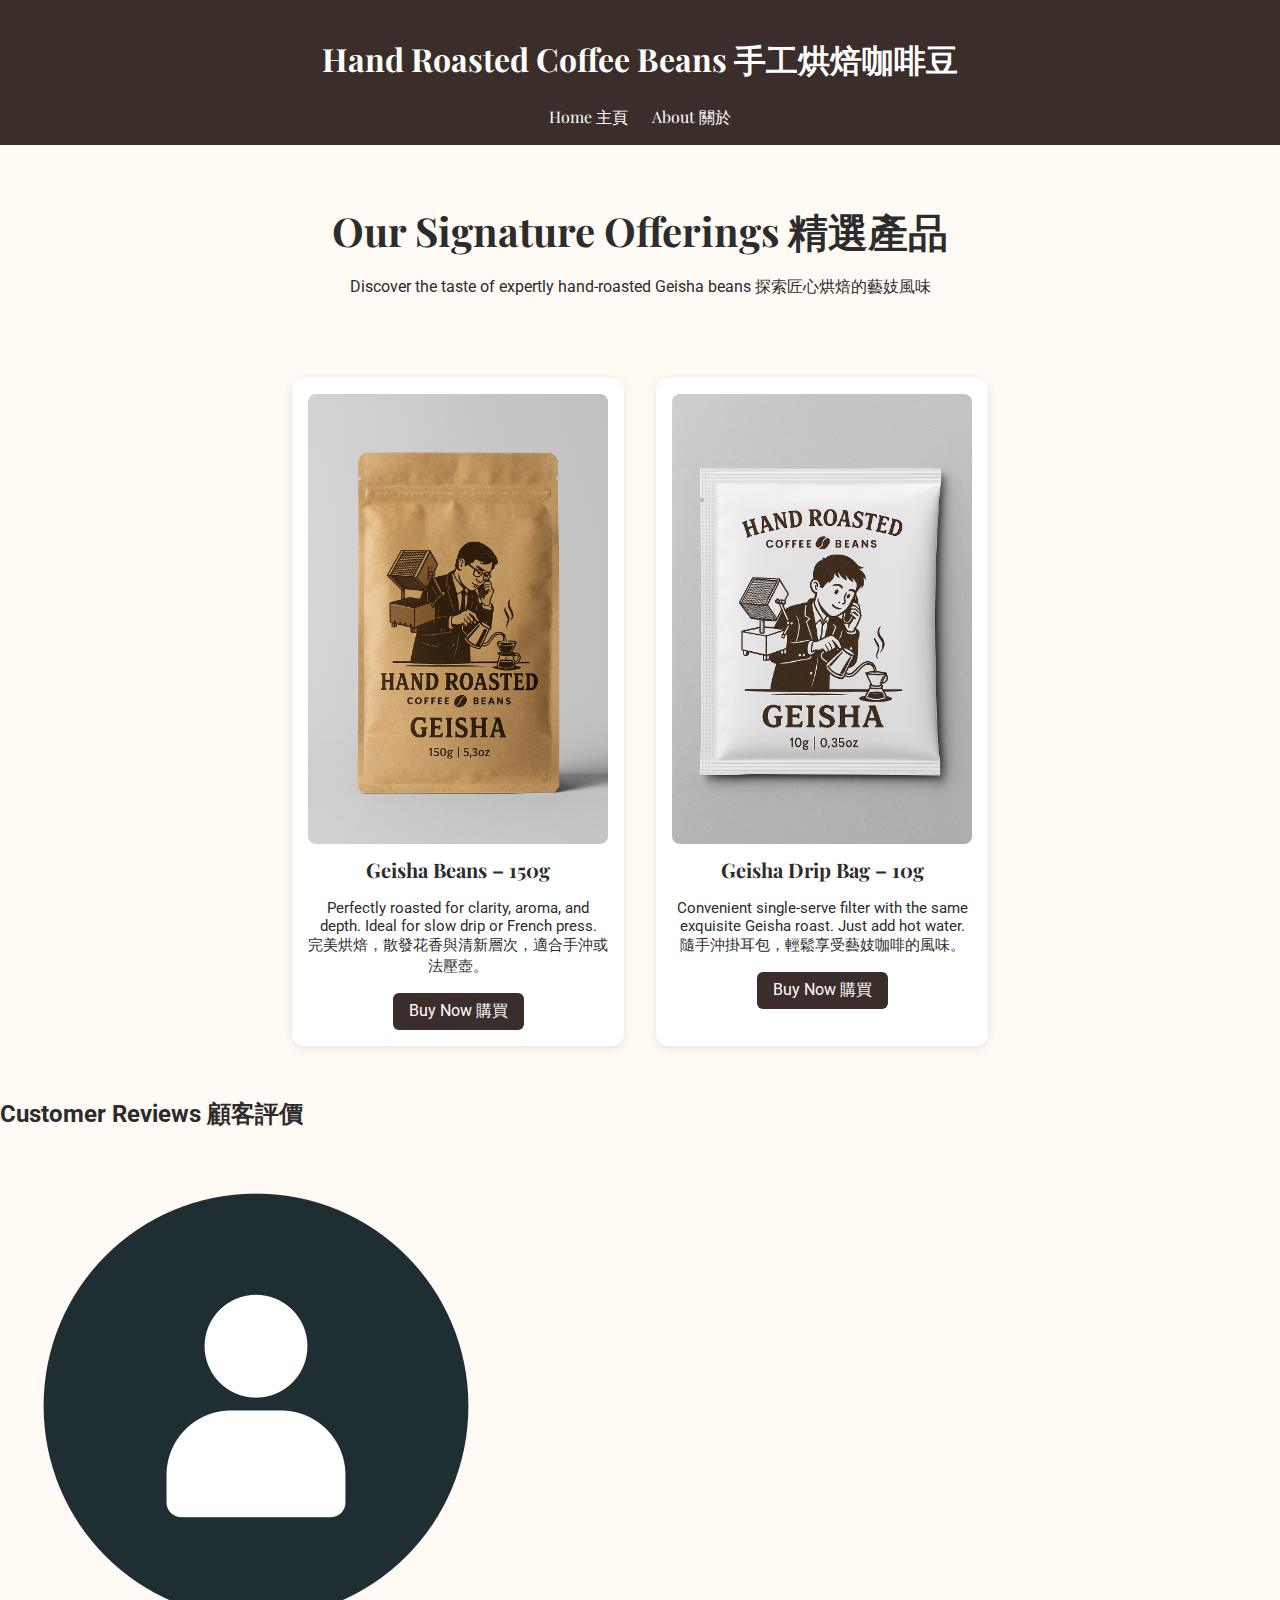
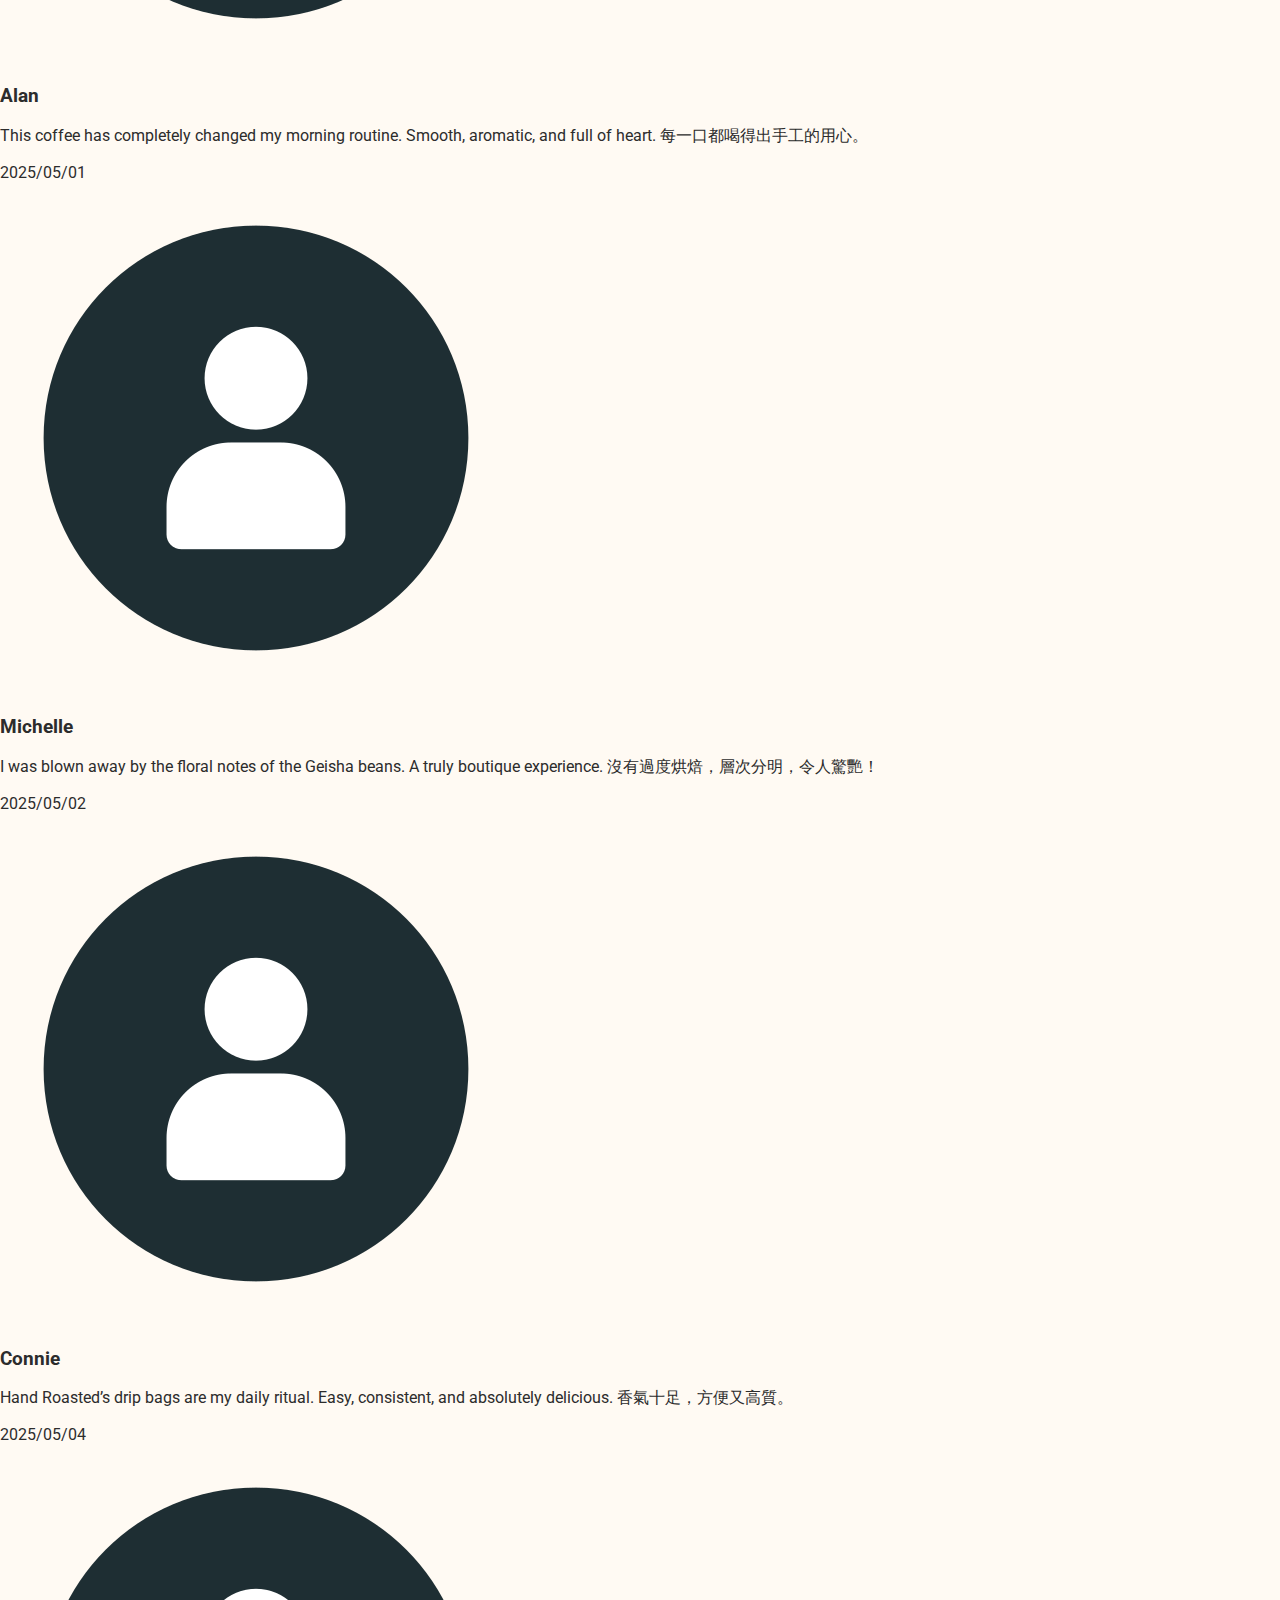
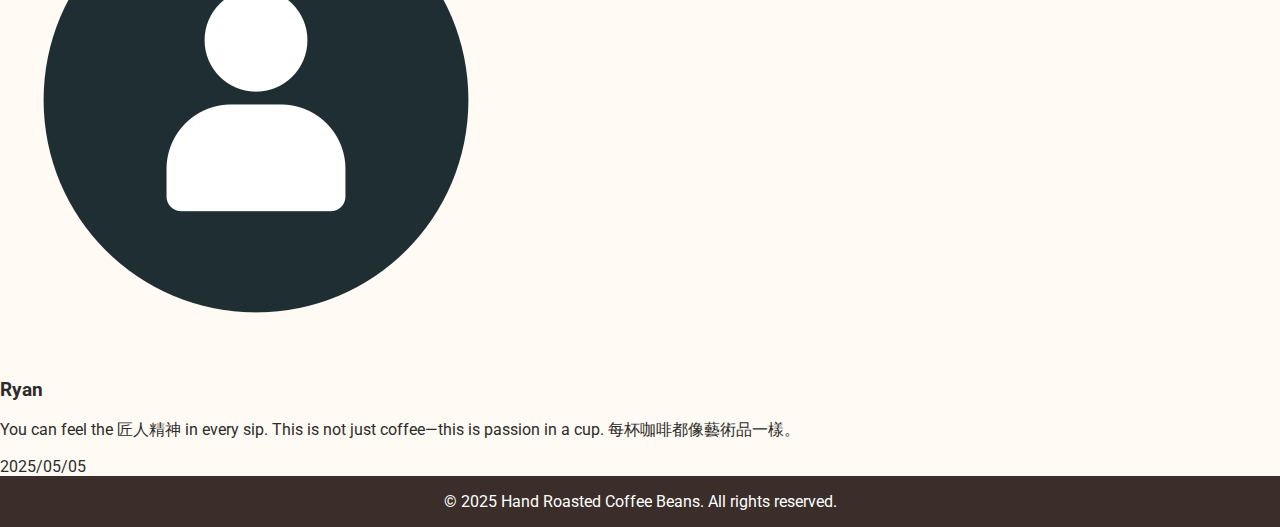
<file: index.html>
<!-- index.html -->
<!DOCTYPE html>
<html lang="zh-Hant">
<head>
  <meta charset="UTF-8">
  <meta name="viewport" content="width=device-width, initial-scale=1.0">
  <title>Hand Roasted Coffee Beans</title>
  <link href="https://fonts.googleapis.com/css2?family=Playfair+Display:wght@600&family=Roboto&display=swap" rel="stylesheet">
  <link rel="stylesheet" href="style.css">
</head>
<body>
  <header>
    <h1>Hand Roasted Coffee Beans 手工烘焙咖啡豆</h1>
    <nav>
      <a href="index.html">Home 主頁</a>
      <a href="about.html">About 關於</a>
    </nav>
  </header>

  <section class="hero">
    <h1>Our Signature Offerings 精選產品</h1>
    <p>Discover the taste of expertly hand-roasted Geisha beans 探索匠心烘焙的藝妓風味</p>
  </section>

  <section class="products">
    <div class="product-card">
      <img src="150g-geisha.png" alt="150g Geisha Coffee Beans">
      <h2>Geisha Beans – 150g</h2>
      <p>Perfectly roasted for clarity, aroma, and depth. Ideal for slow drip or French press.<br>完美烘焙，散發花香與清新層次，適合手沖或法壓壺。</p>
      <a href="https://buy.stripe.com/test_7sI6qG1uW0Ro8qY3cc" class="btn">Buy Now 購買</a>
    </div>

    <div class="product-card">
      <img src="dripbag-geisha.png" alt="Geisha Drip Bag 10g">
      <h2>Geisha Drip Bag – 10g</h2>
      <p>Convenient single-serve filter with the same exquisite Geisha roast. Just add hot water.<br>隨手沖掛耳包，輕鬆享受藝妓咖啡的風味。</p>
      <a href="https://buy.stripe.com/test_bIY5nS94C8Rg7oIeUW" class="btn">Buy Now 購買</a>
    </div>
  </section>

  <section class="reviews">
    <h2>Customer Reviews 顧客評價</h2>

    <div class="review-card">
      <img src="avatar.png" alt="Alan">
      <div class="review-text">
        <h3>Alan</h3>
        <p>This coffee has completely changed my morning routine. Smooth, aromatic, and full of heart. 每一口都喝得出手工的用心。</p>
        <div class="review-date">2025/05/01</div>
      </div>
    </div>

    <div class="review-card">
      <img src="avatar.png" alt="Michelle">
      <div class="review-text">
        <h3>Michelle</h3>
        <p>I was blown away by the floral notes of the Geisha beans. A truly boutique experience. 沒有過度烘焙，層次分明，令人驚艷！</p>
        <div class="review-date">2025/05/02</div>
      </div>
    </div>

    <div class="review-card">
      <img src="avatar.png" alt="Connie">
      <div class="review-text">
        <h3>Connie</h3>
        <p>Hand Roasted’s drip bags are my daily ritual. Easy, consistent, and absolutely delicious. 香氣十足，方便又高質。</p>
        <div class="review-date">2025/05/04</div>
      </div>
    </div>

    <div class="review-card">
      <img src="avatar.png" alt="Ryan">
      <div class="review-text">
        <h3>Ryan</h3>
        <p>You can feel the 匠人精神 in every sip. This is not just coffee—this is passion in a cup. 每杯咖啡都像藝術品一樣。</p>
        <div class="review-date">2025/05/05</div>
      </div>
    </div>
  </section>

  <footer>
    &copy; 2025 Hand Roasted Coffee Beans. All rights reserved.
  </footer>
</body>
</html>
</file>
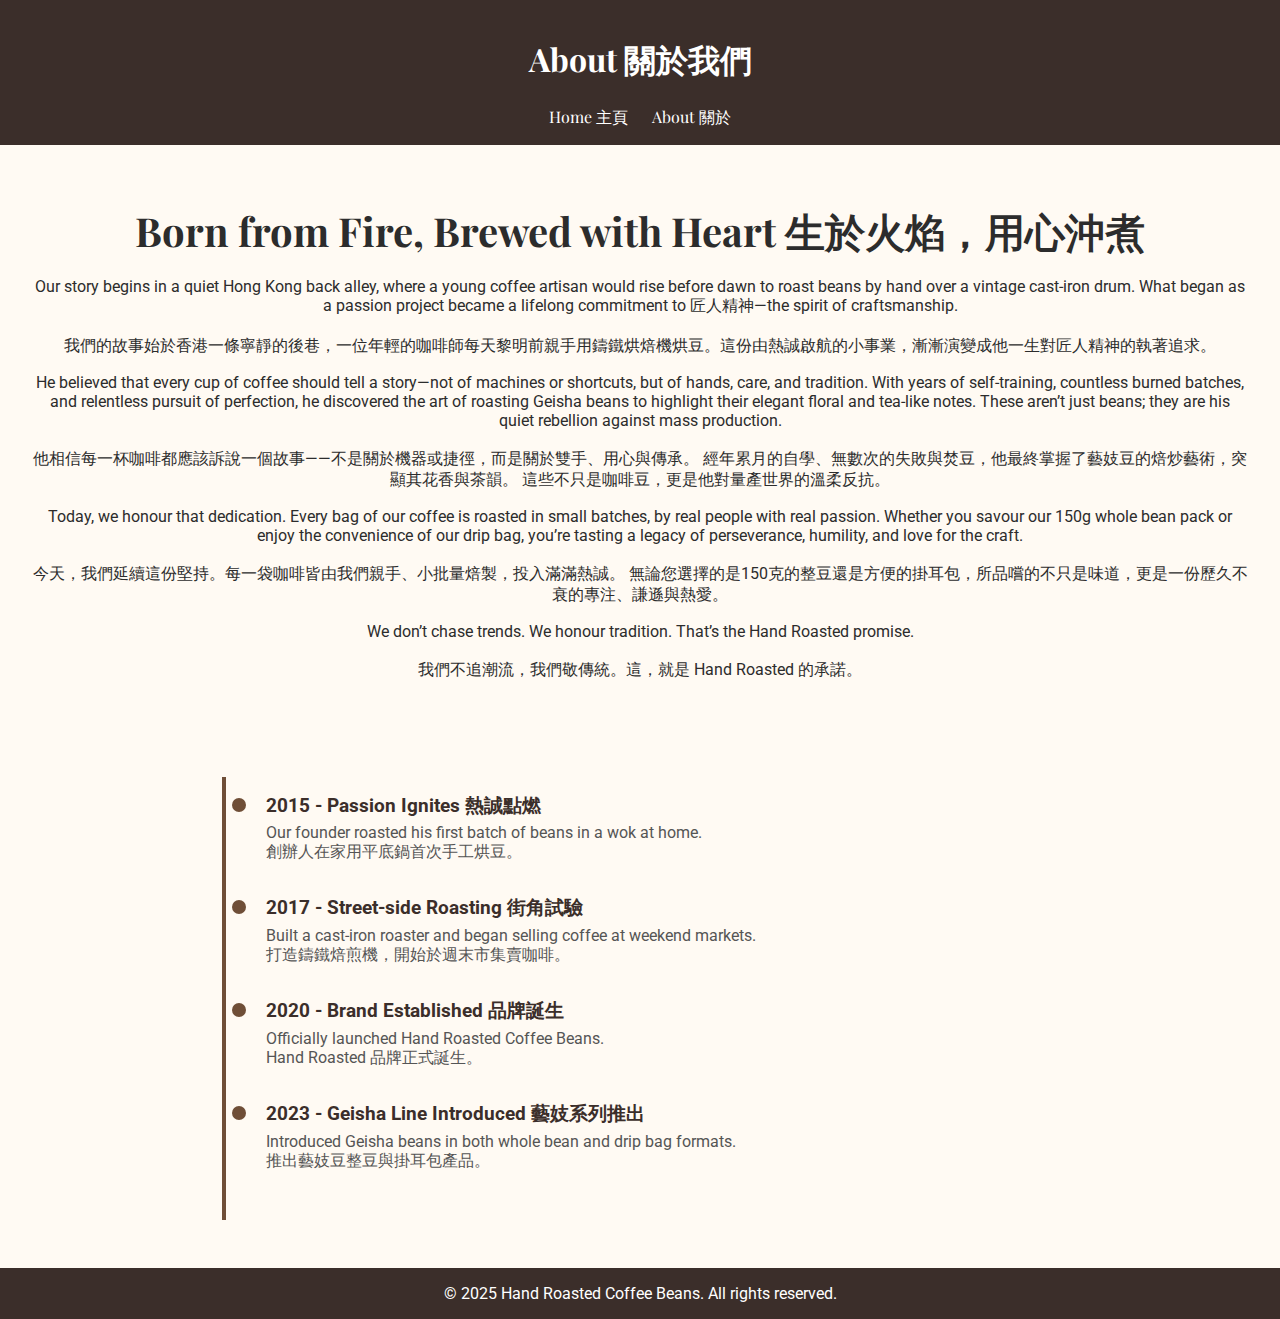
<file: about.html>
<!DOCTYPE html>
<html lang="zh-Hant">
<head>
  <meta charset="UTF-8">
  <meta name="viewport" content="width=device-width, initial-scale=1.0">
  <title>About - Hand Roasted Coffee Beans</title>
  <link href="https://fonts.googleapis.com/css2?family=Playfair+Display:wght@600&family=Roboto&display=swap" rel="stylesheet">
  <link rel="stylesheet" href="style.css">
  <style>
    .timeline {
      max-width: 800px;
      margin: 3rem auto;
      padding: 1rem;
      border-left: 4px solid #6f4e37;
    }
    .timeline-event {
      position: relative;
      margin-bottom: 2rem;
      padding-left: 1.5rem;
    }
    .timeline-event::before {
      content: '';
      position: absolute;
      left: -10px;
      top: 5px;
      width: 14px;
      height: 14px;
      background-color: #6f4e37;
      border-radius: 50%;
    }
    .timeline-event h3 {
      font-size: 1.2rem;
      margin: 0 0 0.3rem;
      color: #3b2e2a;
    }
    .timeline-event p {
      margin: 0;
      color: #555;
    }
  </style>
</head>
<body>
  <header>
    <h1>About 關於我們</h1>
    <nav>
      <a href="index.html">Home 主頁</a>
      <a href="about.html">About 關於</a>
    </nav>
  </header>

  <section class="hero">
    <h1>Born from Fire, Brewed with Heart 生於火焰，用心沖煮</h1>
    <p>
      Our story begins in a quiet Hong Kong back alley, where a young coffee artisan would rise before dawn to roast beans by hand over a vintage cast-iron drum.
      What began as a passion project became a lifelong commitment to 匠人精神—the spirit of craftsmanship.<br><br>
      我們的故事始於香港一條寧靜的後巷，一位年輕的咖啡師每天黎明前親手用鑄鐵烘焙機烘豆。這份由熱誠啟航的小事業，漸漸演變成他一生對匠人精神的執著追求。
    </p>
    <p>
      He believed that every cup of coffee should tell a story—not of machines or shortcuts, but of hands, care, and tradition.
      With years of self-training, countless burned batches, and relentless pursuit of perfection,
      he discovered the art of roasting Geisha beans to highlight their elegant floral and tea-like notes.
      These aren’t just beans; they are his quiet rebellion against mass production.<br><br>
      他相信每一杯咖啡都應該訴說一個故事——不是關於機器或捷徑，而是關於雙手、用心與傳承。
      經年累月的自學、無數次的失敗與焚豆，他最終掌握了藝妓豆的焙炒藝術，突顯其花香與茶韻。
      這些不只是咖啡豆，更是他對量產世界的溫柔反抗。
    </p>
    <p>
      Today, we honour that dedication. Every bag of our coffee is roasted in small batches, by real people with real passion.
      Whether you savour our 150g whole bean pack or enjoy the convenience of our drip bag,
      you’re tasting a legacy of perseverance, humility, and love for the craft.<br><br>
      今天，我們延續這份堅持。每一袋咖啡皆由我們親手、小批量焙製，投入滿滿熱誠。
      無論您選擇的是150克的整豆還是方便的掛耳包，所品嚐的不只是味道，更是一份歷久不衰的專注、謙遜與熱愛。
    </p>
    <p>
      We don’t chase trends. We honour tradition. That’s the Hand Roasted promise.<br><br>
      我們不追潮流，我們敬傳統。這，就是 Hand Roasted 的承諾。
    </p>
  </section>

  <section class="timeline">
    <div class="timeline-event">
      <h3>2015 - Passion Ignites 熱誠點燃</h3>
      <p>Our founder roasted his first batch of beans in a wok at home.<br>創辦人在家用平底鍋首次手工烘豆。</p>
    </div>
    <div class="timeline-event">
      <h3>2017 - Street-side Roasting 街角試驗</h3>
      <p>Built a cast-iron roaster and began selling coffee at weekend markets.<br>打造鑄鐵焙煎機，開始於週末市集賣咖啡。</p>
    </div>
    <div class="timeline-event">
      <h3>2020 - Brand Established 品牌誕生</h3>
      <p>Officially launched Hand Roasted Coffee Beans.<br>Hand Roasted 品牌正式誕生。</p>
    </div>
    <div class="timeline-event">
      <h3>2023 - Geisha Line Introduced 藝妓系列推出</h3>
      <p>Introduced Geisha beans in both whole bean and drip bag formats.<br>推出藝妓豆整豆與掛耳包產品。</p>
    </div>
  </section>

  <footer>
    &copy; 2025 Hand Roasted Coffee Beans. All rights reserved.
  </footer>
</body>
</html>
</file>
<file: style.css>
body {
  margin: 0;
  font-family: 'Roboto', sans-serif;
  background: #fffaf3;
  color: #2c2c2c;
}
header {
  background: #3b2e2a;
  color: #fff;
  padding: 1rem 2rem;
  text-align: center;
  font-family: 'Playfair Display', serif;
}
nav a {
  color: #fff;
  margin: 0 10px;
  text-decoration: none;
}
.hero {
  text-align: center;
  padding: 2rem;
}
.hero h1 {
  font-family: 'Playfair Display', serif;
  font-size: 2.5rem;
  margin-bottom: 0.5rem;
}
.products {
  display: flex;
  flex-wrap: wrap;
  justify-content: center;
  gap: 2rem;
  padding: 2rem;
}
.product-card {
  background: #fff;
  border-radius: 12px;
  box-shadow: 0 2px 10px rgba(0, 0, 0, 0.1);
  width: 300px;
  padding: 1rem;
  text-align: center;
}
.product-card img {
  width: 100%;
  border-radius: 8px;
}
.product-card h2 {
  font-size: 1.25rem;
  margin-top: 0.5rem;
  font-family: 'Playfair Display', serif;
}
.product-card p {
  font-size: 0.95rem;
  margin: 0.5rem 0 1rem;
}
.btn {
  display: inline-block;
  padding: 0.5rem 1rem;
  background: #3b2e2a;
  color: #fff;
  text-decoration: none;
  border-radius: 6px;
}
footer {
  text-align: center;
  padding: 1rem;
  background: #3b2e2a;
  color: #fff;
}
</file>
